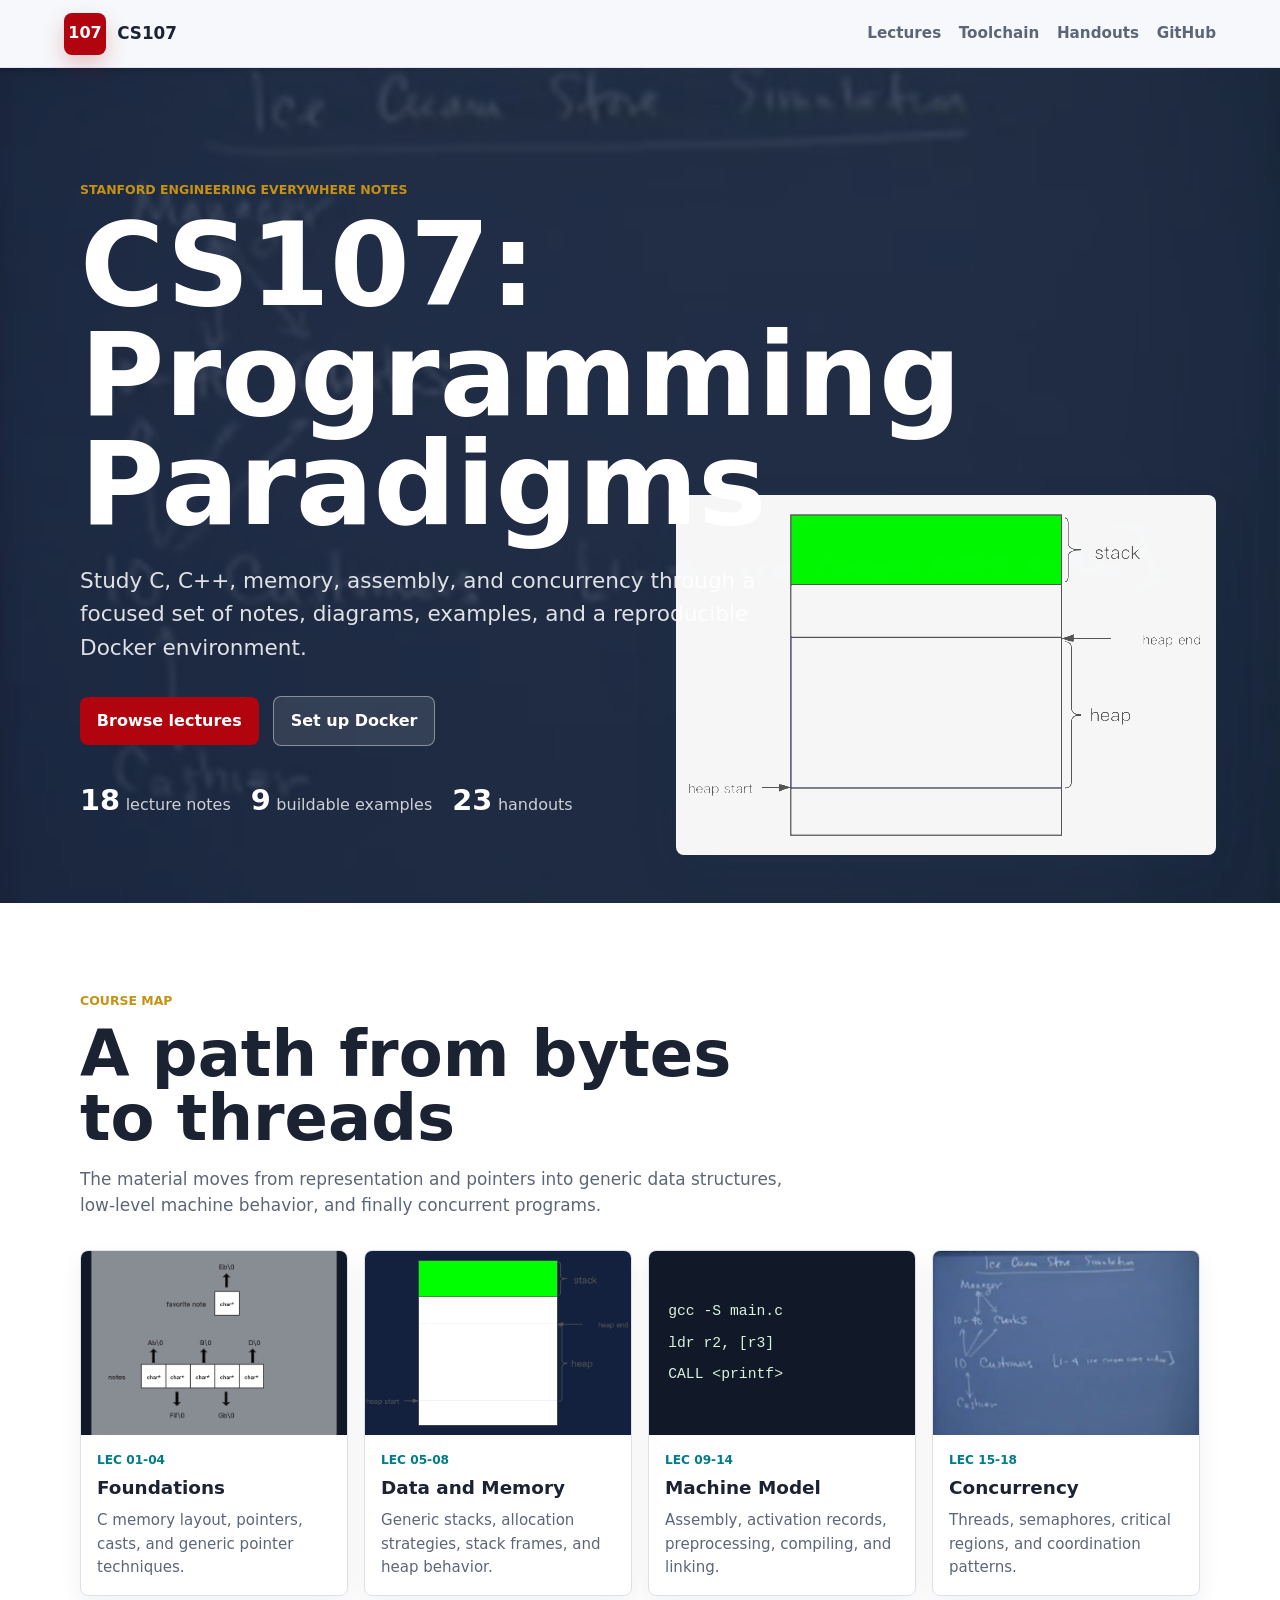
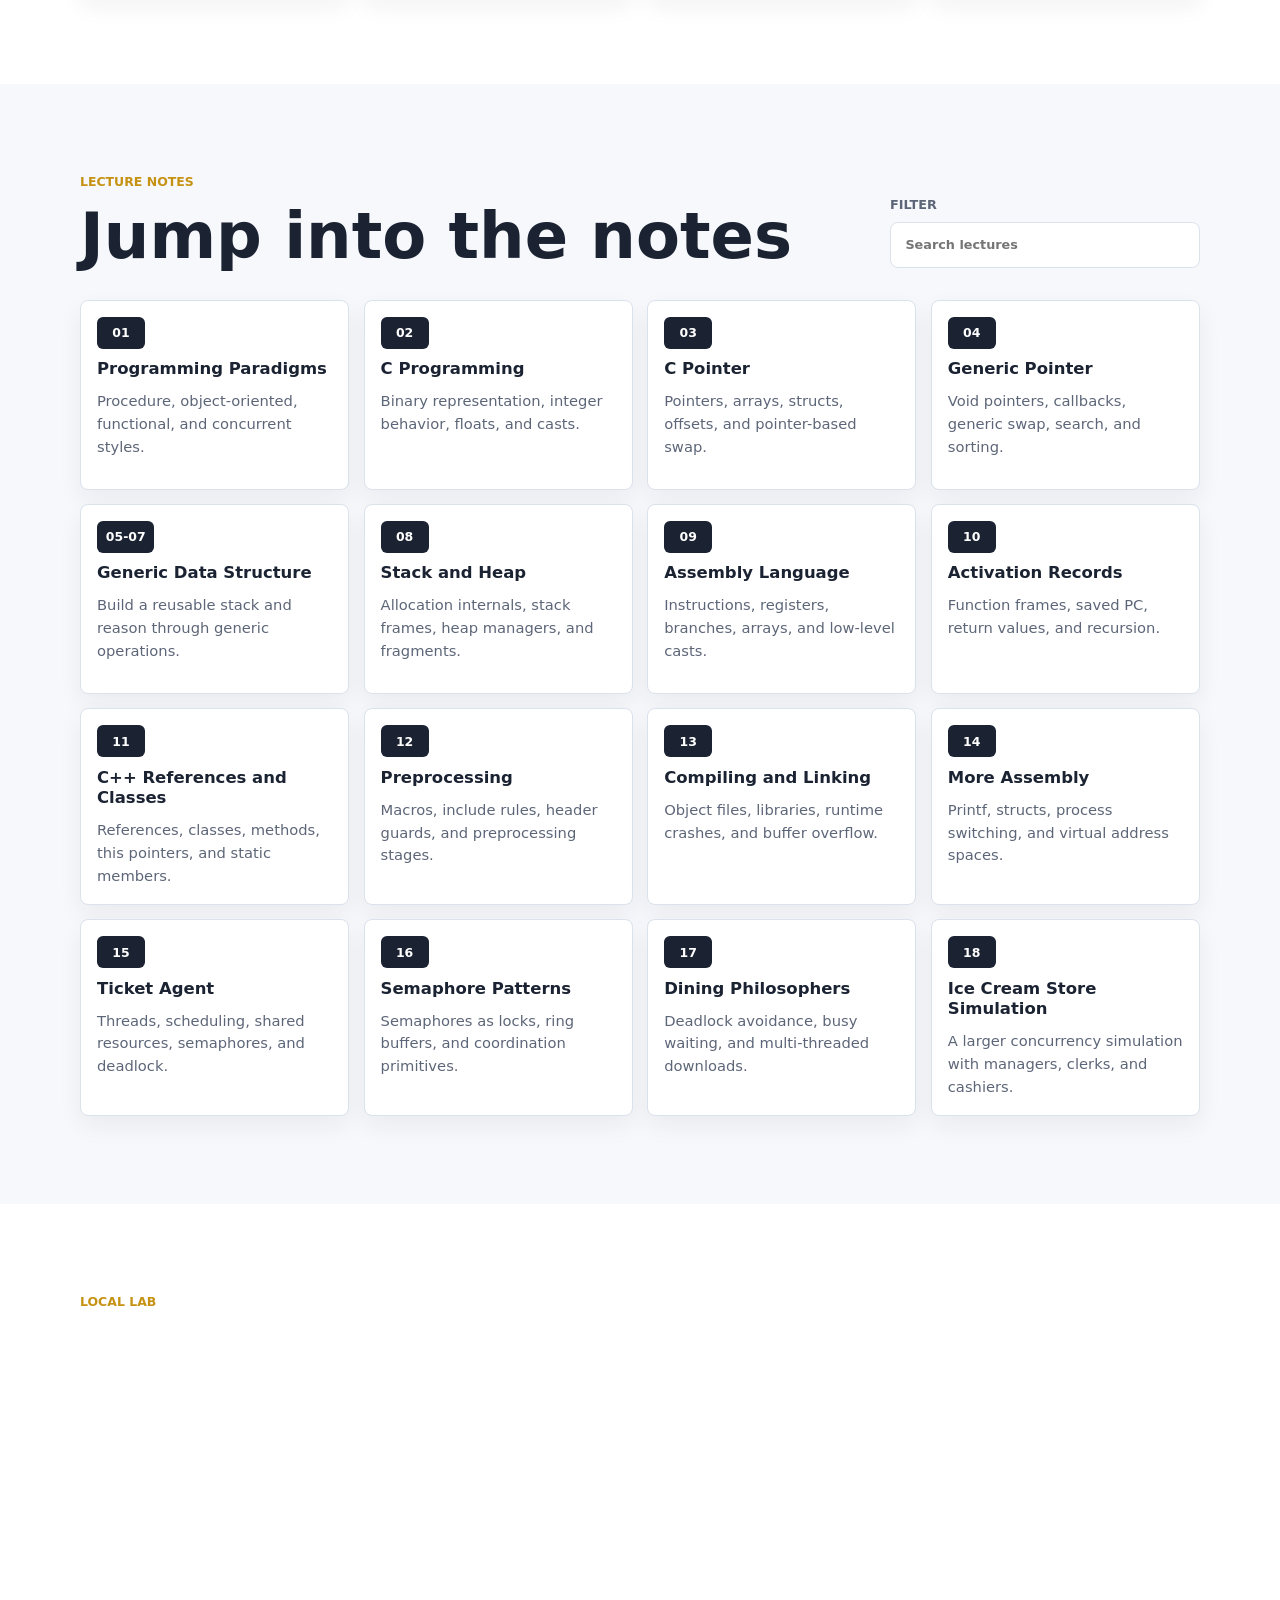
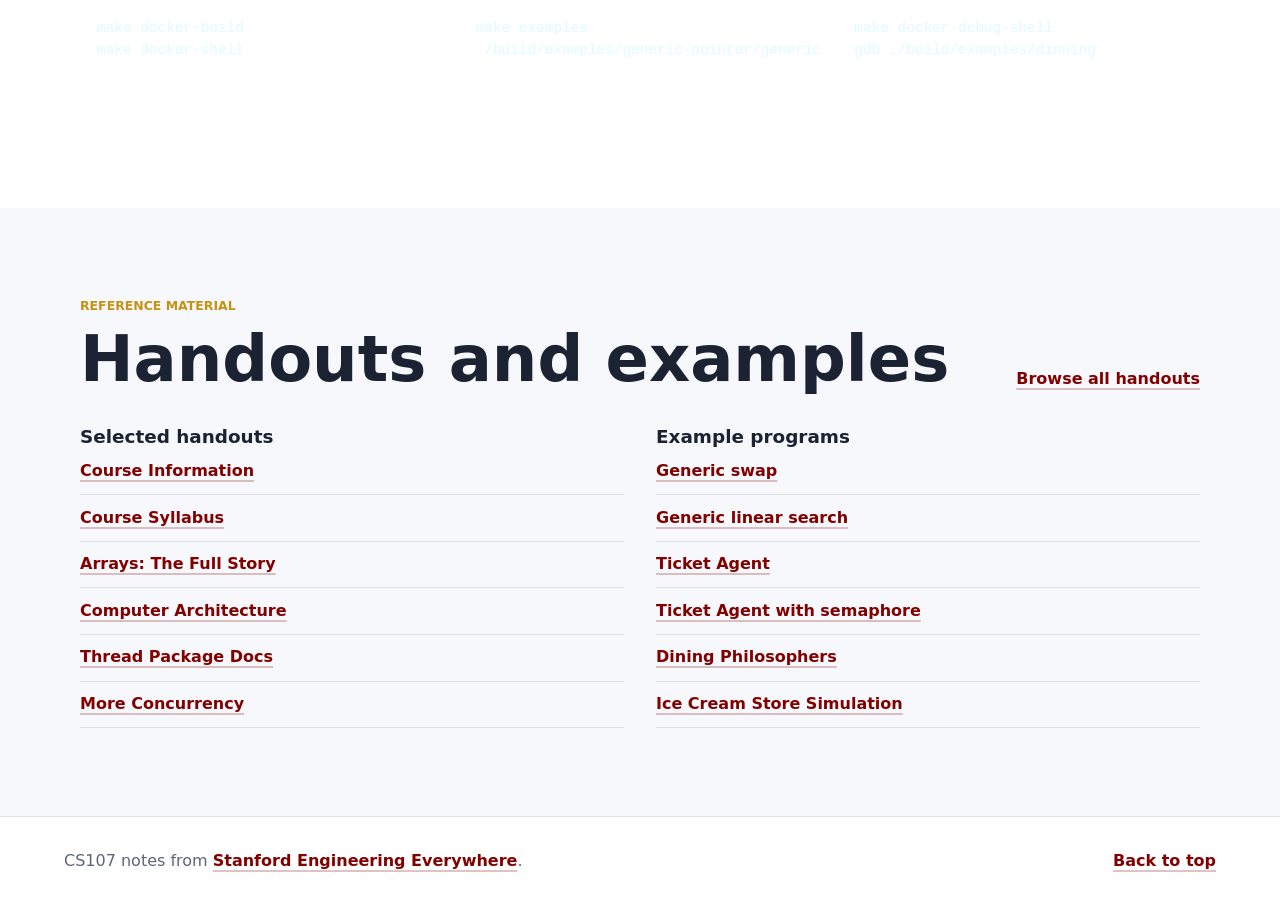
<file: index.html>
<!doctype html>
<html lang="en">
<head>
  <meta charset="utf-8">
  <meta name="viewport" content="width=device-width, initial-scale=1">
  <meta name="description" content="A polished course portal for CS107: Programming Paradigms notes, examples, handouts, and Docker setup.">
  <title>CS107: Programming Paradigms</title>
  <link rel="stylesheet" href="assets/site.css">
</head>
<body>
  <a class="skip-link" href="#lectures">Skip to lectures</a>

  <header class="site-header">
    <a class="brand" href="./" aria-label="CS107 home">
      <span class="brand-mark">107</span>
      <span class="brand-text">CS107</span>
    </a>
    <nav class="site-nav" aria-label="Primary">
      <a href="#lectures">Lectures</a>
      <a href="#toolchain">Toolchain</a>
      <a href="#handouts">Handouts</a>
      <a href="https://github.com/Zard-C/CS107">GitHub</a>
    </nav>
  </header>

  <main>
    <section class="hero" aria-labelledby="hero-title">
      <div class="hero-backdrop" aria-hidden="true"></div>
      <div class="hero-inner">
        <p class="eyebrow">Stanford Engineering Everywhere notes</p>
        <h1 id="hero-title">CS107: Programming Paradigms</h1>
        <p class="hero-copy">
          Study C, C++, memory, assembly, and concurrency through a focused set of notes,
          diagrams, examples, and a reproducible Docker environment.
        </p>
        <div class="hero-actions">
          <a class="button primary" href="#lectures">Browse lectures</a>
          <a class="button secondary" href="#toolchain">Set up Docker</a>
        </div>
        <div class="hero-stats" aria-label="Course highlights">
          <span><strong>18</strong> lecture notes</span>
          <span><strong>9</strong> buildable examples</span>
          <span><strong>23</strong> handouts</span>
        </div>
      </div>
    </section>

    <section class="section course-map" aria-labelledby="map-title">
      <div class="section-inner">
        <div class="section-heading">
          <p class="eyebrow">Course map</p>
          <h2 id="map-title">A path from bytes to threads</h2>
          <p>
            The material moves from representation and pointers into generic data structures,
            low-level machine behavior, and finally concurrent programs.
          </p>
        </div>

        <div class="topic-grid">
          <article class="topic-card">
            <img src="Notes/lec4.assets/lec0401.png" alt="Generic pointer diagram">
            <div>
              <p class="topic-kicker">Lec 01-04</p>
              <h3>Foundations</h3>
              <p>C memory layout, pointers, casts, and generic pointer techniques.</p>
            </div>
          </article>
          <article class="topic-card">
            <img class="diagram-boost" src="Notes/lec8.assets/heap1.png" alt="Stack and heap diagram">
            <div>
              <p class="topic-kicker">Lec 05-08</p>
              <h3>Data and Memory</h3>
              <p>Generic stacks, allocation strategies, stack frames, and heap behavior.</p>
            </div>
          </article>
          <article class="topic-card">
            <div class="terminal-visual" aria-hidden="true">
              <span>gcc -S main.c</span>
              <span>ldr r2, [r3]</span>
              <span>CALL &lt;printf&gt;</span>
            </div>
            <div>
              <p class="topic-kicker">Lec 09-14</p>
              <h3>Machine Model</h3>
              <p>Assembly, activation records, preprocessing, compiling, and linking.</p>
            </div>
          </article>
          <article class="topic-card">
            <img src="Notes/18-IceCreamStore.assets/image-20240530213214062.png" alt="Ice cream store simulation diagram">
            <div>
              <p class="topic-kicker">Lec 15-18</p>
              <h3>Concurrency</h3>
              <p>Threads, semaphores, critical regions, and coordination patterns.</p>
            </div>
          </article>
        </div>
      </div>
    </section>

    <section class="section lectures" id="lectures" aria-labelledby="lectures-title">
      <div class="section-inner">
        <div class="section-heading split">
          <div>
            <p class="eyebrow">Lecture notes</p>
            <h2 id="lectures-title">Jump into the notes</h2>
          </div>
          <label class="search-label">
            <span>Filter</span>
            <input id="lecture-filter" type="search" placeholder="Search lectures" autocomplete="off">
          </label>
        </div>

        <div class="lecture-grid" id="lecture-grid">
          <a class="lecture-card" href="Notes/1-ProgrammingParadigms.html" data-title="programming paradigms c c++ scheme python">
            <span class="lecture-number">01</span>
            <strong>Programming Paradigms</strong>
            <span>Procedure, object-oriented, functional, and concurrent styles.</span>
          </a>
          <a class="lecture-card" href="Notes/2-CProgramming.html" data-title="c programming binary bits char short floating point">
            <span class="lecture-number">02</span>
            <strong>C Programming</strong>
            <span>Binary representation, integer behavior, floats, and casts.</span>
          </a>
          <a class="lecture-card" href="Notes/3-CPointer.html" data-title="c pointer arrays struct casts swap">
            <span class="lecture-number">03</span>
            <strong>C Pointer</strong>
            <span>Pointers, arrays, structs, offsets, and pointer-based swap.</span>
          </a>
          <a class="lecture-card" href="Notes/4-GenericPointer.html" data-title="generic pointer void star lsearch bsearch qsort">
            <span class="lecture-number">04</span>
            <strong>Generic Pointer</strong>
            <span>Void pointers, callbacks, generic swap, search, and sorting.</span>
          </a>
          <a class="lecture-card" href="Notes/5-7-GenericDataStructure.html" data-title="generic data structure stack rotate qsort memory">
            <span class="lecture-number">05-07</span>
            <strong>Generic Data Structure</strong>
            <span>Build a reusable stack and reason through generic operations.</span>
          </a>
          <a class="lecture-card" href="Notes/8-StackAndHeap.html" data-title="stack heap malloc free realloc memory management">
            <span class="lecture-number">08</span>
            <strong>Stack and Heap</strong>
            <span>Allocation internals, stack frames, heap managers, and fragments.</span>
          </a>
          <a class="lecture-card" href="Notes/9-Assembly.html" data-title="assembly computer architecture registers pointers">
            <span class="lecture-number">09</span>
            <strong>Assembly Language</strong>
            <span>Instructions, registers, branches, arrays, and low-level casts.</span>
          </a>
          <a class="lecture-card" href="Notes/10-ActivationRecord.html" data-title="activation record stack frame return value recursion">
            <span class="lecture-number">10</span>
            <strong>Activation Records</strong>
            <span>Function frames, saved PC, return values, and recursion.</span>
          </a>
          <a class="lecture-card" href="Notes/11-CPP.html" data-title="c++ reference pointer class struct this static">
            <span class="lecture-number">11</span>
            <strong>C++ References and Classes</strong>
            <span>References, classes, methods, this pointers, and static members.</span>
          </a>
          <a class="lecture-card" href="Notes/12-Preprocessing.html" data-title="preprocessing define macro include assert">
            <span class="lecture-number">12</span>
            <strong>Preprocessing</strong>
            <span>Macros, include rules, header guards, and preprocessing stages.</span>
          </a>
          <a class="lecture-card" href="Notes/13-CompilingAndLinking.html" data-title="compiling linking gcc linker runtime crash buffer overflow">
            <span class="lecture-number">13</span>
            <strong>Compiling and Linking</strong>
            <span>Object files, libraries, runtime crashes, and buffer overflow.</span>
          </a>
          <a class="lecture-card" href="Notes/14-MoreAssembly.html" data-title="more assembly printf struct process virtual address">
            <span class="lecture-number">14</span>
            <strong>More Assembly</strong>
            <span>Printf, structs, process switching, and virtual address spaces.</span>
          </a>
          <a class="lecture-card" href="Notes/15-TicketAgent.html" data-title="ticket agent thread scheduling semaphore critical region">
            <span class="lecture-number">15</span>
            <strong>Ticket Agent</strong>
            <span>Threads, scheduling, shared resources, semaphores, and deadlock.</span>
          </a>
          <a class="lecture-card" href="Notes/16-Semaphore.html" data-title="semaphore ringbuffer dining philosophers race condition">
            <span class="lecture-number">16</span>
            <strong>Semaphore Patterns</strong>
            <span>Semaphores as locks, ring buffers, and coordination primitives.</span>
          </a>
          <a class="lecture-card" href="Notes/17-DiningPhilosophers.html" data-title="dining philosophers deadlock file downloading busy waiting">
            <span class="lecture-number">17</span>
            <strong>Dining Philosophers</strong>
            <span>Deadlock avoidance, busy waiting, and multi-threaded downloads.</span>
          </a>
          <a class="lecture-card" href="Notes/18-IceCreamStore.html" data-title="ice cream store simulation manager clerk cashier customer semaphore">
            <span class="lecture-number">18</span>
            <strong>Ice Cream Store Simulation</strong>
            <span>A larger concurrency simulation with managers, clerks, and cashiers.</span>
          </a>
        </div>
        <p class="empty-state" id="empty-state" hidden>No matching lecture notes.</p>
      </div>
    </section>

    <section class="section toolchain" id="toolchain" aria-labelledby="toolchain-title">
      <div class="section-inner toolchain-inner">
        <div class="section-heading">
          <p class="eyebrow">Local lab</p>
          <h2 id="toolchain-title">Reproducible Docker setup</h2>
          <p>
            The repository includes a Linux-based environment for compiling examples,
            debugging with gdb, and checking memory behavior with valgrind.
          </p>
        </div>

        <div class="command-grid">
          <figure class="command-panel">
            <figcaption>Build and enter the lab</figcaption>
            <pre><code>make docker-build
make docker-shell</code></pre>
          </figure>
          <figure class="command-panel">
            <figcaption>Compile examples with CMake</figcaption>
            <pre><code>make examples
./build/examples/generic-pointer/generic_swap</code></pre>
          </figure>
          <figure class="command-panel">
            <figcaption>Debug-friendly shell</figcaption>
            <pre><code>make docker-debug-shell
gdb ./build/examples/dinning</code></pre>
          </figure>
        </div>
      </div>
    </section>

    <section class="section resources" id="handouts" aria-labelledby="handouts-title">
      <div class="section-inner">
        <div class="section-heading split">
          <div>
            <p class="eyebrow">Reference material</p>
            <h2 id="handouts-title">Handouts and examples</h2>
          </div>
          <a class="text-link" href="handouts.html">Browse all handouts</a>
        </div>

        <div class="resource-columns">
          <div>
            <h3>Selected handouts</h3>
            <ul class="resource-list">
              <li><a href="Handouts/01Course-Information.pdf">Course Information</a></li>
              <li><a href="Handouts/02-CS107-Course-Syllabus.pdf">Course Syllabus</a></li>
              <li><a href="Handouts/07-Arrays-The-Full-Story.pdf">Arrays: The Full Story</a></li>
              <li><a href="Handouts/12-Computer-Architecture.pdf">Computer Architecture</a></li>
              <li><a href="Handouts/22-Thread-Package-Docs.pdf">Thread Package Docs</a></li>
              <li><a href="Handouts/26-More-Concurrency.pdf">More Concurrency</a></li>
            </ul>
          </div>
          <div>
            <h3>Example programs</h3>
            <ul class="resource-list">
              <li><a href="source.html?path=Examples/GenericPointer/generic_swap.c">Generic swap</a></li>
              <li><a href="source.html?path=Examples/GenericPointer/generic_lsearch.c">Generic linear search</a></li>
              <li><a href="source.html?path=Examples/TicketAgent/src/ticketAgent.c">Ticket Agent</a></li>
              <li><a href="source.html?path=Examples/TicketAgent/src/ticketAgentSemaphore.c">Ticket Agent with semaphore</a></li>
              <li><a href="source.html?path=Examples/DinningPhilosohper/dinning.c">Dining Philosophers</a></li>
              <li><a href="source.html?path=Examples/IceCreamStore/ice_cream_store_simulation.c">Ice Cream Store Simulation</a></li>
            </ul>
          </div>
        </div>
      </div>
    </section>
  </main>

  <footer class="site-footer">
    <p>
      CS107 notes from
      <a href="https://see.stanford.edu/Course/CS107">Stanford Engineering Everywhere</a>.
    </p>
    <a href="#hero-title">Back to top</a>
  </footer>

  <script src="assets/site.js"></script>
</body>
</html>
</file>
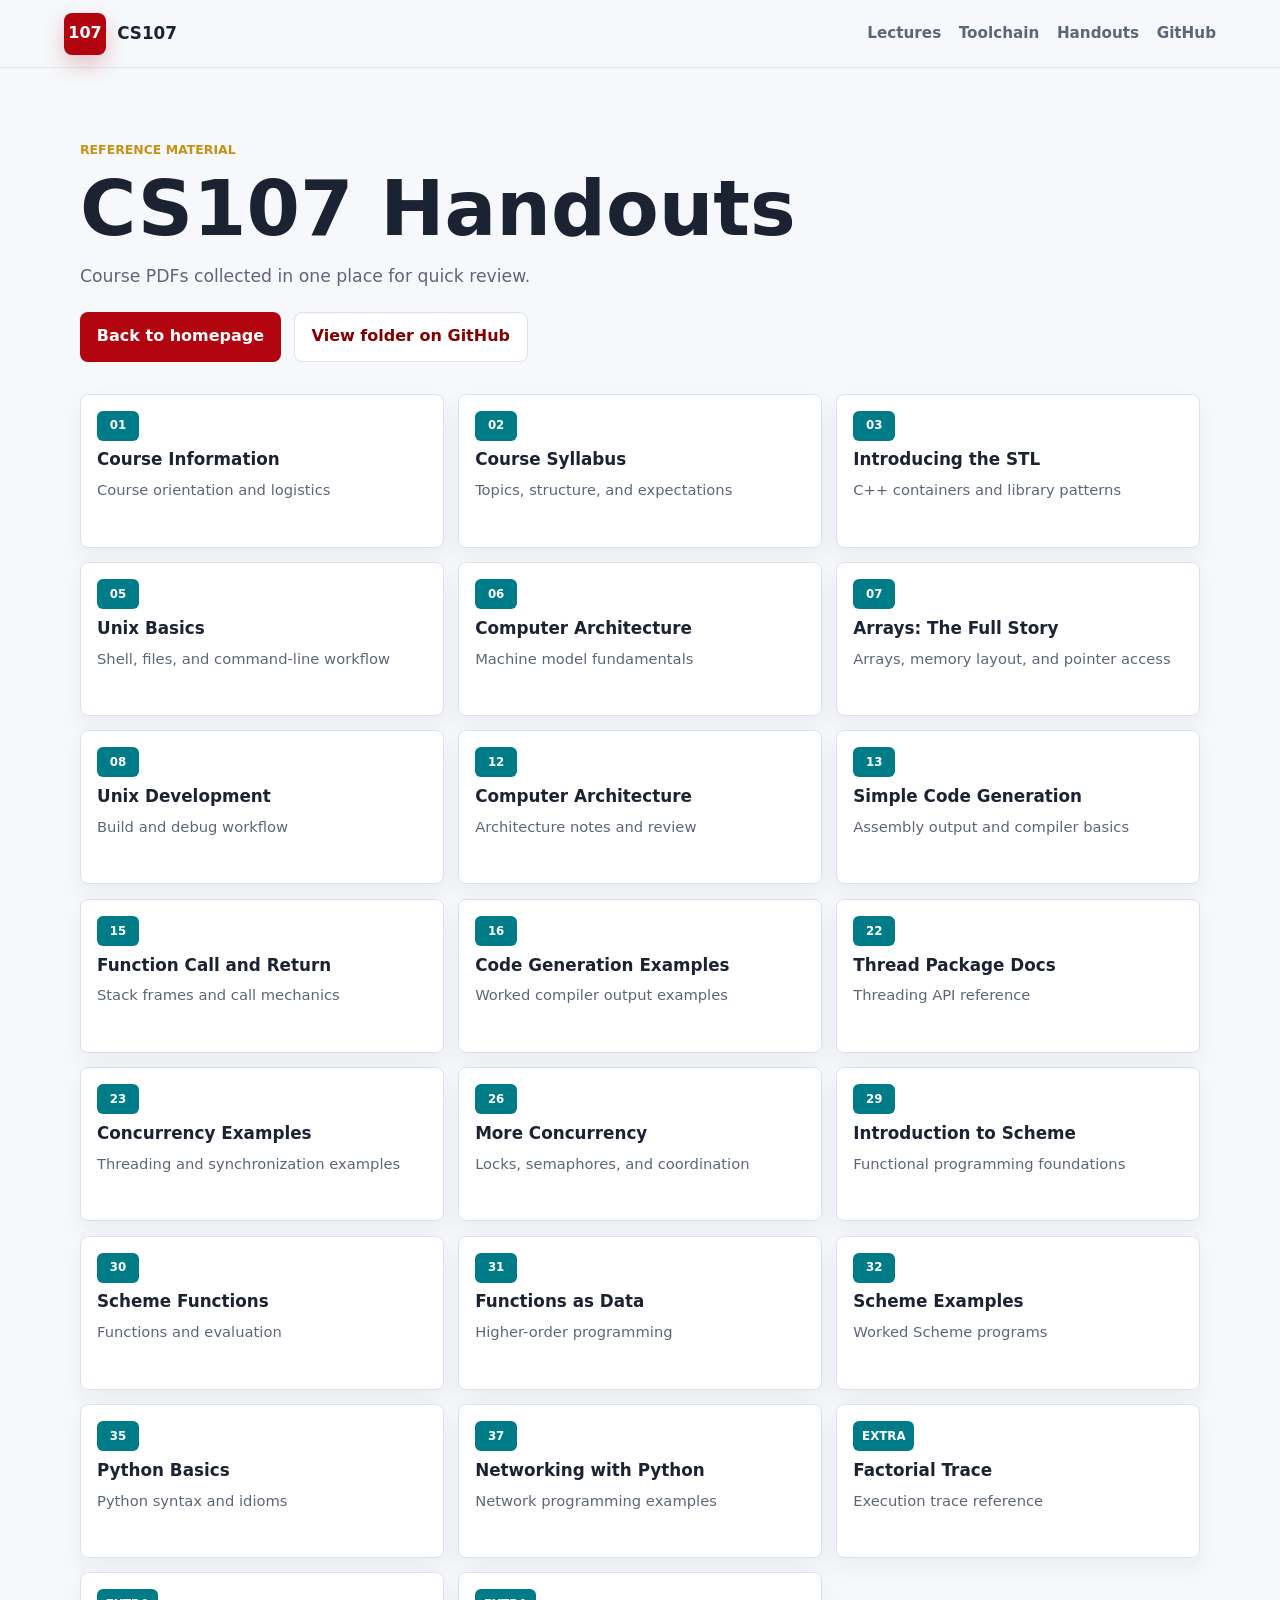
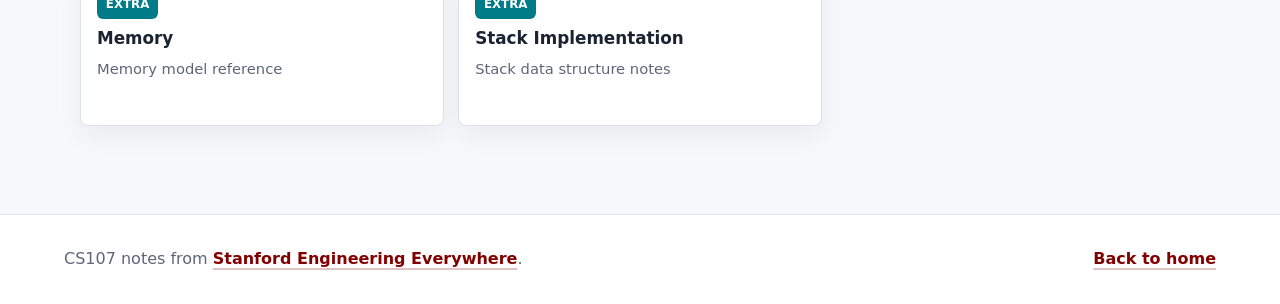
<file: handouts.html>
<!doctype html>
<html lang="en">
<head>
  <meta charset="utf-8">
  <meta name="viewport" content="width=device-width, initial-scale=1">
  <meta name="description" content="CS107 handouts and reference PDFs.">
  <title>CS107 Handouts</title>
  <link rel="stylesheet" href="assets/site.css">
</head>
<body class="handouts-page">
  <header class="site-header">
    <a class="brand" href="./" aria-label="CS107 home">
      <span class="brand-mark">107</span>
      <span class="brand-text">CS107</span>
    </a>
    <nav class="site-nav" aria-label="Primary">
      <a href="./#lectures">Lectures</a>
      <a href="./#toolchain">Toolchain</a>
      <a href="handouts.html">Handouts</a>
      <a href="https://github.com/Zard-C/CS107">GitHub</a>
    </nav>
  </header>

  <main class="handout-main">
    <section class="handout-hero" aria-labelledby="handouts-title">
      <p class="eyebrow">Reference material</p>
      <h1 id="handouts-title">CS107 Handouts</h1>
      <p class="handout-copy">Course PDFs collected in one place for quick review.</p>
      <div class="handout-actions">
        <a class="button primary" href="./#handouts">Back to homepage</a>
        <a class="button ghost" href="https://github.com/Zard-C/CS107/tree/master/Handouts">View folder on GitHub</a>
      </div>
    </section>

    <section class="handout-grid" aria-label="Handout PDFs">
      <a class="handout-card" href="Handouts/01Course-Information.pdf">
        <span class="handout-number">01</span>
        <strong>Course Information</strong>
        <span>Course orientation and logistics</span>
      </a>
      <a class="handout-card" href="Handouts/02-CS107-Course-Syllabus.pdf">
        <span class="handout-number">02</span>
        <strong>Course Syllabus</strong>
        <span>Topics, structure, and expectations</span>
      </a>
      <a class="handout-card" href="Handouts/03-Introducing-The-STL.pdf">
        <span class="handout-number">03</span>
        <strong>Introducing the STL</strong>
        <span>C++ containers and library patterns</span>
      </a>
      <a class="handout-card" href="Handouts/05-Unix-Basics.pdf">
        <span class="handout-number">05</span>
        <strong>Unix Basics</strong>
        <span>Shell, files, and command-line workflow</span>
      </a>
      <a class="handout-card" href="Handouts/06-Computer-Architecture.pdf">
        <span class="handout-number">06</span>
        <strong>Computer Architecture</strong>
        <span>Machine model fundamentals</span>
      </a>
      <a class="handout-card" href="Handouts/07-Arrays-The-Full-Story.pdf">
        <span class="handout-number">07</span>
        <strong>Arrays: The Full Story</strong>
        <span>Arrays, memory layout, and pointer access</span>
      </a>
      <a class="handout-card" href="Handouts/08-Unix-Development.pdf">
        <span class="handout-number">08</span>
        <strong>Unix Development</strong>
        <span>Build and debug workflow</span>
      </a>
      <a class="handout-card" href="Handouts/12-Computer-Architecture.pdf">
        <span class="handout-number">12</span>
        <strong>Computer Architecture</strong>
        <span>Architecture notes and review</span>
      </a>
      <a class="handout-card" href="Handouts/13-Simple-Code-Generation.pdf">
        <span class="handout-number">13</span>
        <strong>Simple Code Generation</strong>
        <span>Assembly output and compiler basics</span>
      </a>
      <a class="handout-card" href="Handouts/15-Function-Call-And-Return.pdf">
        <span class="handout-number">15</span>
        <strong>Function Call and Return</strong>
        <span>Stack frames and call mechanics</span>
      </a>
      <a class="handout-card" href="Handouts/16-Code-Generation-Examples.pdf">
        <span class="handout-number">16</span>
        <strong>Code Generation Examples</strong>
        <span>Worked compiler output examples</span>
      </a>
      <a class="handout-card" href="Handouts/22-Thread-Package-Docs.pdf">
        <span class="handout-number">22</span>
        <strong>Thread Package Docs</strong>
        <span>Threading API reference</span>
      </a>
      <a class="handout-card" href="Handouts/23-Concurrency-Examples.pdf">
        <span class="handout-number">23</span>
        <strong>Concurrency Examples</strong>
        <span>Threading and synchronization examples</span>
      </a>
      <a class="handout-card" href="Handouts/26-More-Concurrency.pdf">
        <span class="handout-number">26</span>
        <strong>More Concurrency</strong>
        <span>Locks, semaphores, and coordination</span>
      </a>
      <a class="handout-card" href="Handouts/29-Introduction-To-Scheme.pdf">
        <span class="handout-number">29</span>
        <strong>Introduction to Scheme</strong>
        <span>Functional programming foundations</span>
      </a>
      <a class="handout-card" href="Handouts/30-Scheme-Functions.pdf">
        <span class="handout-number">30</span>
        <strong>Scheme Functions</strong>
        <span>Functions and evaluation</span>
      </a>
      <a class="handout-card" href="Handouts/31-Functions-As-Data.pdf">
        <span class="handout-number">31</span>
        <strong>Functions as Data</strong>
        <span>Higher-order programming</span>
      </a>
      <a class="handout-card" href="Handouts/32-Scheme-Examples.pdf">
        <span class="handout-number">32</span>
        <strong>Scheme Examples</strong>
        <span>Worked Scheme programs</span>
      </a>
      <a class="handout-card" href="Handouts/35-Python-Basics.pdf">
        <span class="handout-number">35</span>
        <strong>Python Basics</strong>
        <span>Python syntax and idioms</span>
      </a>
      <a class="handout-card" href="Handouts/37-Networking-With-Python.pdf">
        <span class="handout-number">37</span>
        <strong>Networking with Python</strong>
        <span>Network programming examples</span>
      </a>
      <a class="handout-card" href="Handouts/factorial-trace.pdf">
        <span class="handout-number">Extra</span>
        <strong>Factorial Trace</strong>
        <span>Execution trace reference</span>
      </a>
      <a class="handout-card" href="Handouts/memory.pdf">
        <span class="handout-number">Extra</span>
        <strong>Memory</strong>
        <span>Memory model reference</span>
      </a>
      <a class="handout-card" href="Handouts/stack-implementation.pdf">
        <span class="handout-number">Extra</span>
        <strong>Stack Implementation</strong>
        <span>Stack data structure notes</span>
      </a>
    </section>
  </main>

  <footer class="site-footer">
    <p>
      CS107 notes from
      <a href="https://see.stanford.edu/Course/CS107">Stanford Engineering Everywhere</a>.
    </p>
    <a href="./">Back to home</a>
  </footer>
</body>
</html>
</file>
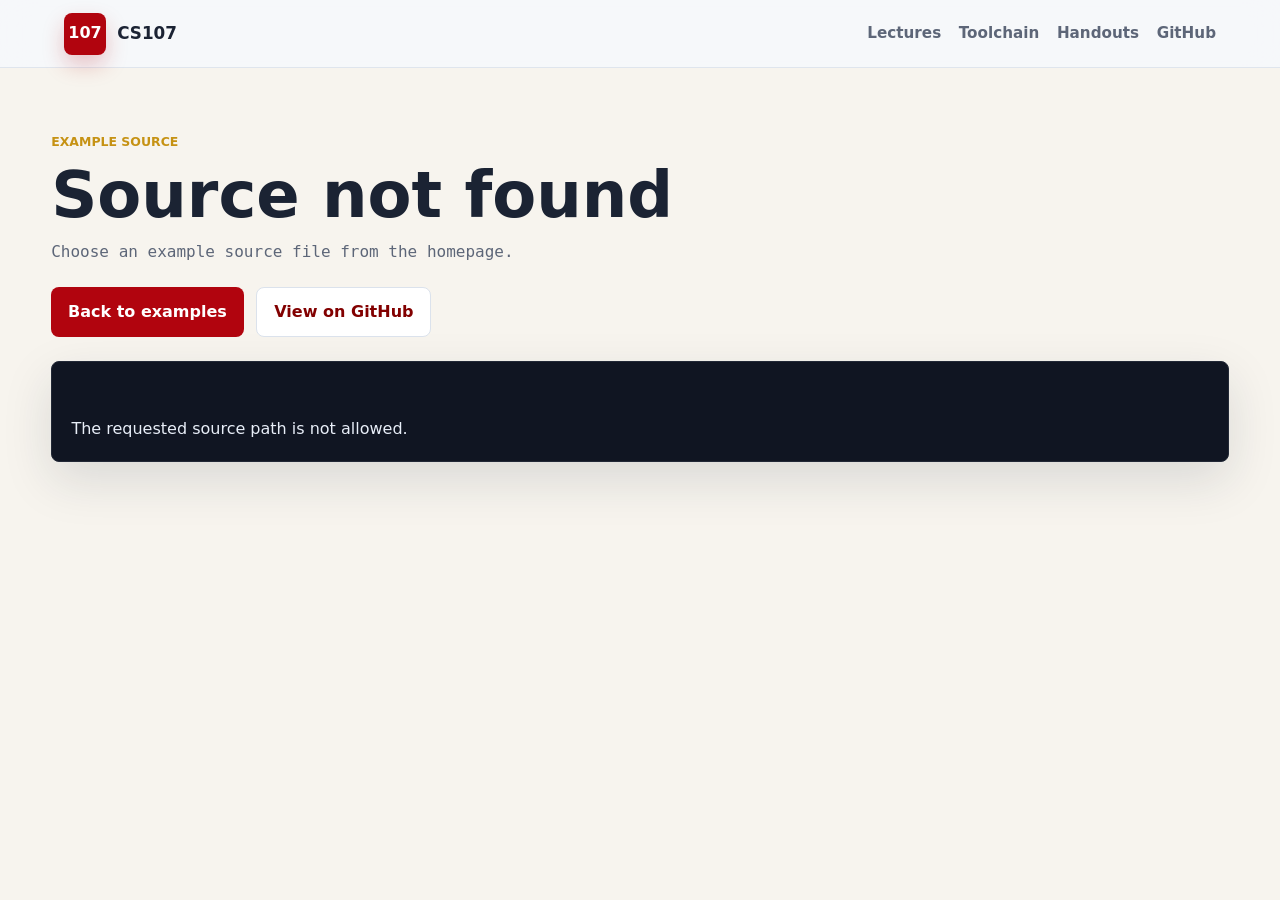
<file: source.html>
<!doctype html>
<html lang="en">
<head>
  <meta charset="utf-8">
  <meta name="viewport" content="width=device-width, initial-scale=1">
  <meta name="description" content="UTF-8 source viewer for CS107 example programs.">
  <title>CS107 Source Viewer</title>
  <link rel="stylesheet" href="assets/site.css">
</head>
<body class="source-page">
  <header class="site-header">
    <a class="brand" href="./" aria-label="CS107 home">
      <span class="brand-mark">107</span>
      <span class="brand-text">CS107</span>
    </a>
    <nav class="site-nav" aria-label="Primary">
      <a href="./#lectures">Lectures</a>
      <a href="./#toolchain">Toolchain</a>
      <a href="handouts.html">Handouts</a>
      <a href="https://github.com/Zard-C/CS107">GitHub</a>
    </nav>
  </header>

  <main class="source-main">
    <section class="source-hero" aria-labelledby="source-title">
      <p class="eyebrow">Example source</p>
      <h1 id="source-title">Loading source...</h1>
      <p id="source-path" class="source-path"></p>
      <div class="source-actions">
        <a class="button primary" href="./#handouts">Back to examples</a>
        <a class="button ghost" id="github-link" hidden>View on GitHub</a>
      </div>
    </section>

    <section class="source-shell" aria-label="Source code">
      <ol class="code-lines" id="code-lines"></ol>
      <p class="source-message" id="source-message">Loading...</p>
    </section>
  </main>

  <script src="assets/source.js"></script>
</body>
</html>
</file>
<file: assets/site.css>
:root {
  color-scheme: light;
  --ink: #1b2333;
  --muted: #5d6678;
  --paper: #f6f8fb;
  --surface: #ffffff;
  --line: #dbe2ec;
  --red: #b1040e;
  --red-dark: #820000;
  --teal: #007c89;
  --gold: #c69214;
  --plum: #6a4c93;
  --shadow: 0 18px 50px rgba(27, 35, 51, 0.13);
}

* {
  box-sizing: border-box;
}

html {
  scroll-behavior: smooth;
}

body {
  margin: 0;
  color: var(--ink);
  background: var(--paper);
  font-family: Inter, ui-sans-serif, system-ui, -apple-system, BlinkMacSystemFont, "Segoe UI", sans-serif;
  line-height: 1.55;
}

a {
  color: inherit;
}

img {
  display: block;
  max-width: 100%;
}

.skip-link {
  position: absolute;
  left: 1rem;
  top: 0.75rem;
  z-index: 30;
  padding: 0.5rem 0.75rem;
  color: #ffffff;
  background: var(--red-dark);
  transform: translateY(-160%);
}

.skip-link:focus {
  transform: translateY(0);
}

.site-header {
  position: sticky;
  top: 0;
  z-index: 20;
  display: flex;
  align-items: center;
  justify-content: space-between;
  min-height: 68px;
  padding: 0 5vw;
  color: var(--ink);
  background: rgba(246, 248, 251, 0.92);
  border-bottom: 1px solid rgba(219, 226, 236, 0.85);
  backdrop-filter: blur(16px);
}

.brand {
  display: inline-flex;
  align-items: center;
  gap: 0.7rem;
  font-weight: 800;
  text-decoration: none;
}

.brand-mark {
  display: grid;
  width: 42px;
  height: 42px;
  place-items: center;
  color: #ffffff;
  background: var(--red);
  border-radius: 8px;
  box-shadow: 0 10px 22px rgba(177, 4, 14, 0.22);
}

.brand-text {
  font-size: 1.05rem;
}

.site-nav {
  display: flex;
  align-items: center;
  gap: 1.1rem;
  color: var(--muted);
  font-size: 0.95rem;
  font-weight: 700;
}

.site-nav a {
  text-decoration: none;
}

.site-nav a:hover,
.site-nav a:focus-visible {
  color: var(--red);
}

.hero {
  position: relative;
  display: grid;
  min-height: 68svh;
  overflow: hidden;
  color: #ffffff;
  background: #152033 url("../Notes/18-IceCreamStore.assets/image-20240530213214062.png") center / cover no-repeat;
}

.hero::before {
  position: absolute;
  inset: 0;
  content: "";
  background: rgba(8, 16, 30, 0.68);
}

.hero-backdrop {
  position: absolute;
  inset: auto 5vw 3rem auto;
  width: min(46vw, 540px);
  height: min(32vw, 360px);
  background:
    url("../Notes/lec8.assets/heap1.png") center / cover no-repeat,
    #ffffff;
  border: 1px solid rgba(255, 255, 255, 0.28);
  border-radius: 8px;
  box-shadow: var(--shadow);
  filter: brightness(1.8) contrast(1.12);
  opacity: 0.96;
}

.hero-inner {
  position: relative;
  z-index: 1;
  width: min(1120px, 90vw);
  margin: 0 auto;
  padding: 7rem 0 5rem;
}

.eyebrow {
  margin: 0 0 0.75rem;
  color: var(--gold);
  font-size: 0.78rem;
  font-weight: 900;
  letter-spacing: 0;
  text-transform: uppercase;
}

.hero h1 {
  max-width: 820px;
  margin: 0;
  font-size: clamp(3rem, 9vw, 7.8rem);
  line-height: 0.95;
  letter-spacing: 0;
}

.hero-copy {
  max-width: 680px;
  margin: 1.5rem 0 0;
  color: rgba(255, 255, 255, 0.86);
  font-size: clamp(1.05rem, 2vw, 1.35rem);
}

.hero-actions,
.hero-stats {
  display: flex;
  flex-wrap: wrap;
  align-items: center;
  gap: 0.9rem;
  margin-top: 2rem;
}

.button {
  display: inline-flex;
  min-height: 44px;
  align-items: center;
  justify-content: center;
  padding: 0.72rem 1.05rem;
  border-radius: 8px;
  font-weight: 800;
  text-decoration: none;
}

.button.primary {
  color: #ffffff;
  background: var(--red);
}

.button.secondary {
  color: #ffffff;
  border: 1px solid rgba(255, 255, 255, 0.42);
  background: rgba(255, 255, 255, 0.1);
}

.button.ghost {
  color: var(--red-dark);
  border: 1px solid var(--line);
  background: var(--surface);
}

.button:hover,
.button:focus-visible {
  transform: translateY(-1px);
}

.hero-stats {
  gap: 1.25rem;
  color: rgba(255, 255, 255, 0.78);
}

.hero-stats span {
  display: inline-flex;
  align-items: baseline;
  gap: 0.35rem;
}

.hero-stats strong {
  color: #ffffff;
  font-size: 1.8rem;
}

.section {
  padding: 5.5rem 0;
}

.section:nth-of-type(even) {
  background: var(--surface);
}

.section-inner {
  width: min(1120px, 90vw);
  margin: 0 auto;
}

.section-heading {
  max-width: 720px;
  margin-bottom: 2rem;
}

.section-heading.split {
  display: flex;
  max-width: none;
  align-items: end;
  justify-content: space-between;
  gap: 1.5rem;
}

.section-heading h2 {
  margin: 0;
  font-size: clamp(2rem, 5vw, 4rem);
  line-height: 1;
  letter-spacing: 0;
}

.section-heading p:not(.eyebrow) {
  margin: 1rem 0 0;
  color: var(--muted);
  font-size: 1.06rem;
}

.topic-grid {
  display: grid;
  grid-template-columns: repeat(4, minmax(0, 1fr));
  gap: 1rem;
}

.topic-card,
.lecture-card {
  border: 1px solid var(--line);
  border-radius: 8px;
  background: var(--surface);
  box-shadow: 0 10px 25px rgba(27, 35, 51, 0.06);
}

.topic-card {
  overflow: hidden;
}

.topic-card img,
.terminal-visual {
  width: 100%;
  aspect-ratio: 1.45;
  object-fit: cover;
  background: #111827;
}

.diagram-boost {
  filter: brightness(1.8) contrast(1.12);
}

.topic-card div:last-child {
  padding: 1rem;
}

.topic-kicker {
  margin: 0 0 0.25rem;
  color: var(--teal);
  font-size: 0.76rem;
  font-weight: 900;
  text-transform: uppercase;
}

.topic-card h3,
.resource-columns h3 {
  margin: 0 0 0.45rem;
  font-size: 1.15rem;
}

.topic-card p:last-child {
  margin: 0;
  color: var(--muted);
  font-size: 0.94rem;
}

.terminal-visual {
  display: grid;
  align-content: center;
  gap: 0.55rem;
  padding: 1.2rem;
  color: #d8f3dc;
  background: #111827;
  font-family: ui-monospace, SFMono-Regular, Menlo, Consolas, monospace;
  font-size: 0.92rem;
}

.search-label {
  display: grid;
  gap: 0.4rem;
  min-width: min(100%, 310px);
  color: var(--muted);
  font-size: 0.8rem;
  font-weight: 800;
  text-transform: uppercase;
}

.search-label input {
  width: 100%;
  min-height: 46px;
  padding: 0.75rem 0.9rem;
  color: var(--ink);
  border: 1px solid var(--line);
  border-radius: 8px;
  background: var(--surface);
  font: inherit;
  text-transform: none;
}

.lecture-grid {
  display: grid;
  grid-template-columns: repeat(4, minmax(0, 1fr));
  gap: 0.9rem;
}

.lecture-card {
  display: grid;
  min-height: 190px;
  align-content: start;
  gap: 0.65rem;
  padding: 1rem;
  text-decoration: none;
  transition: border-color 160ms ease, box-shadow 160ms ease, transform 160ms ease;
}

.lecture-card:hover,
.lecture-card:focus-visible {
  border-color: rgba(177, 4, 14, 0.48);
  box-shadow: 0 18px 34px rgba(27, 35, 51, 0.13);
  transform: translateY(-2px);
}

.lecture-number {
  display: inline-grid;
  width: fit-content;
  min-width: 48px;
  min-height: 32px;
  place-items: center;
  padding: 0 0.55rem;
  color: #ffffff;
  background: var(--ink);
  border-radius: 6px;
  font-size: 0.78rem;
  font-weight: 900;
}

.lecture-card strong {
  font-size: 1.03rem;
  line-height: 1.25;
}

.lecture-card span:last-child {
  color: var(--muted);
  font-size: 0.92rem;
}

.empty-state {
  padding: 2rem;
  color: var(--muted);
  text-align: center;
  border: 1px dashed var(--line);
  border-radius: 8px;
  background: var(--surface);
}

.toolchain {
  color: #ffffff;
  background: #14213d;
}

.toolchain .section-heading p:not(.eyebrow) {
  color: rgba(255, 255, 255, 0.78);
}

.command-grid {
  display: grid;
  grid-template-columns: repeat(3, minmax(0, 1fr));
  gap: 1rem;
}

.command-panel {
  margin: 0;
  overflow: hidden;
  border: 1px solid rgba(255, 255, 255, 0.18);
  border-radius: 8px;
  background: rgba(255, 255, 255, 0.07);
}

.command-panel figcaption {
  padding: 0.85rem 1rem;
  color: rgba(255, 255, 255, 0.78);
  border-bottom: 1px solid rgba(255, 255, 255, 0.16);
  font-size: 0.82rem;
  font-weight: 900;
  text-transform: uppercase;
}

.command-panel pre {
  min-height: 118px;
  margin: 0;
  overflow-x: auto;
  padding: 1rem;
  color: #e0fbfc;
  font-family: ui-monospace, SFMono-Regular, Menlo, Consolas, monospace;
  font-size: 0.9rem;
}

.resource-columns {
  display: grid;
  grid-template-columns: repeat(2, minmax(0, 1fr));
  gap: 2rem;
}

.resource-list {
  display: grid;
  gap: 0.65rem;
  margin: 0;
  padding: 0;
  list-style: none;
}

.resource-list a,
.text-link,
.site-footer a {
  color: var(--red-dark);
  font-weight: 800;
  text-decoration-color: rgba(130, 0, 0, 0.24);
  text-decoration-thickness: 2px;
  text-underline-offset: 4px;
}

.resource-list li {
  padding-bottom: 0.65rem;
  border-bottom: 1px solid var(--line);
}

.site-footer {
  display: flex;
  align-items: center;
  justify-content: space-between;
  gap: 1rem;
  padding: 2rem 5vw;
  color: var(--muted);
  background: var(--surface);
  border-top: 1px solid var(--line);
}

.site-footer p {
  margin: 0;
}

.source-page {
  background: #f7f4ee;
}

.source-main {
  width: min(1180px, 92vw);
  margin: 0 auto;
  padding: 4rem 0 5rem;
}

.source-hero {
  margin-bottom: 1.5rem;
}

.source-hero h1 {
  margin: 0;
  font-size: clamp(2rem, 5vw, 4.8rem);
  line-height: 1;
  letter-spacing: 0;
}

.source-path {
  margin: 0.8rem 0 0;
  color: var(--muted);
  font-family: ui-monospace, SFMono-Regular, Menlo, Consolas, monospace;
  overflow-wrap: anywhere;
}

.source-actions {
  display: flex;
  flex-wrap: wrap;
  gap: 0.8rem;
  margin-top: 1.4rem;
}

.source-shell {
  overflow: auto;
  border: 1px solid #222836;
  border-radius: 8px;
  background: #101522;
  box-shadow: var(--shadow);
}

.code-lines {
  margin: 0;
  padding: 1.1rem 0;
  color: #e8eef8;
  font-family: ui-monospace, SFMono-Regular, Menlo, Consolas, monospace;
  font-size: 0.92rem;
  line-height: 1.65;
  counter-reset: line;
  list-style: none;
}

.code-lines li {
  display: grid;
  grid-template-columns: 4rem minmax(0, 1fr);
  min-width: max-content;
  padding: 0 1.2rem 0 0;
  counter-increment: line;
}

.code-lines li::before {
  padding-right: 1rem;
  color: #6b7280;
  content: counter(line);
  text-align: right;
  user-select: none;
}

.code-lines code {
  white-space: pre;
}

.source-message {
  margin: 0;
  padding: 1.2rem;
  color: #e8eef8;
}

.handouts-page {
  background: #f6f8fb;
}

.handout-main {
  width: min(1120px, 90vw);
  margin: 0 auto;
  padding: 4.5rem 0 5.5rem;
}

.handout-hero {
  max-width: 780px;
  margin-bottom: 2rem;
}

.handout-hero h1 {
  margin: 0;
  font-size: clamp(2.4rem, 6vw, 5.4rem);
  line-height: 0.98;
  letter-spacing: 0;
}

.handout-copy {
  margin: 1rem 0 0;
  color: var(--muted);
  font-size: 1.08rem;
}

.handout-actions {
  display: flex;
  flex-wrap: wrap;
  gap: 0.8rem;
  margin-top: 1.4rem;
}

.handout-grid {
  display: grid;
  grid-template-columns: repeat(3, minmax(0, 1fr));
  gap: 0.9rem;
}

.handout-card {
  display: grid;
  min-height: 154px;
  align-content: start;
  gap: 0.55rem;
  padding: 1rem;
  color: var(--ink);
  border: 1px solid var(--line);
  border-radius: 8px;
  background: var(--surface);
  box-shadow: 0 10px 25px rgba(27, 35, 51, 0.06);
  text-decoration: none;
  transition: border-color 160ms ease, box-shadow 160ms ease, transform 160ms ease;
}

.handout-card:hover,
.handout-card:focus-visible {
  border-color: rgba(0, 124, 137, 0.5);
  box-shadow: 0 18px 34px rgba(27, 35, 51, 0.13);
  transform: translateY(-2px);
}

.handout-number {
  display: inline-grid;
  width: fit-content;
  min-width: 42px;
  min-height: 30px;
  place-items: center;
  padding: 0 0.55rem;
  color: #ffffff;
  background: var(--teal);
  border-radius: 6px;
  font-size: 0.74rem;
  font-weight: 900;
  text-transform: uppercase;
}

.handout-card strong {
  font-size: 1.05rem;
  line-height: 1.25;
}

.handout-card span:last-child {
  color: var(--muted);
  font-size: 0.92rem;
}

@media (max-width: 980px) {
  .topic-grid,
  .lecture-grid,
  .handout-grid {
    grid-template-columns: repeat(2, minmax(0, 1fr));
  }

  .command-grid,
  .resource-columns {
    grid-template-columns: 1fr;
  }

  .hero-backdrop {
    width: min(58vw, 420px);
    height: min(40vw, 300px);
    opacity: 0.72;
  }
}

@media (max-width: 700px) {
  .site-header {
    align-items: flex-start;
    flex-direction: column;
    gap: 0.85rem;
    padding-top: 0.9rem;
    padding-bottom: 0.9rem;
  }

  .site-nav {
    width: 100%;
    overflow-x: auto;
    padding-bottom: 0.15rem;
  }

  .hero {
    min-height: 72svh;
  }

  .hero-inner {
    padding: 5rem 0 4rem;
  }

  .hero-backdrop {
    display: none;
  }

  .section {
    padding: 3.6rem 0;
  }

  .section-heading.split {
    align-items: stretch;
    flex-direction: column;
  }

  .topic-grid,
  .lecture-grid,
  .handout-grid {
    grid-template-columns: 1fr;
  }

  .lecture-card {
    min-height: 154px;
  }

  .site-footer {
    align-items: flex-start;
    flex-direction: column;
  }
}
</file>
